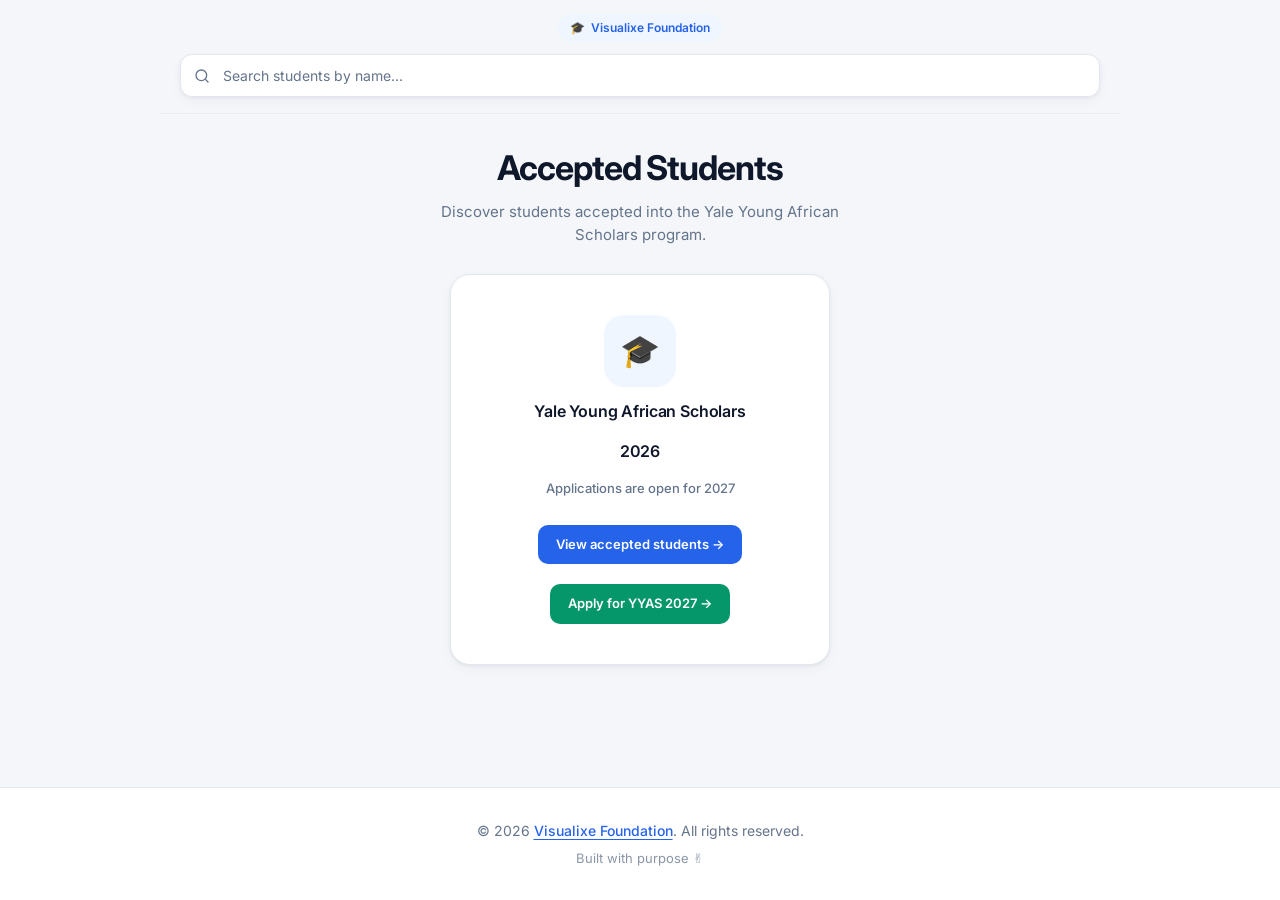
<file: index.html>
<!DOCTYPE html>
<html lang="en">
<head>
  <meta charset="UTF-8">
  <meta name="viewport" content="width=device-width, initial-scale=1.0">
  <title>Accepted Students | Visualixe Foundation</title>
  <meta name="description" content="Discover students accepted into the Yale Young African Scholars (YYAS) 2026 program. Browse Online and Residential cohorts from across Africa.">
  
  <!-- Favicon -->
  <link rel="icon" href="data:image/svg+xml,<svg xmlns='http://www.w3.org/2000/svg' viewBox='0 0 100 100'><text y='.9em' font-size='90'>🎓</text></svg>">

  <!-- Open Graph -->
  <meta property="og:type" content="website">
  <meta property="og:url" content="https://accepted-students.vercel.app/">
  <meta property="og:title" content="Accepted Students | Visualixe Foundation">
  <meta property="og:description" content="Discover students accepted into the Yale Young African Scholars (YYAS) 2026 program. Browse Online and Residential cohorts from across Africa.">
  <meta property="og:site_name" content="Visualixe Foundation">
  
  <!-- Twitter -->
  <meta name="twitter:card" content="summary">
  <meta name="twitter:title" content="Accepted Students | Visualixe Foundation">
  <meta name="twitter:description" content="Discover students accepted into the Yale Young African Scholars (YYAS) 2026 program.">

  <link rel="preconnect" href="https://fonts.googleapis.com">
  <link rel="preconnect" href="https://fonts.gstatic.com" crossorigin>
  <link href="https://fonts.googleapis.com/css2?family=Inter:wght@400;500;600;700&display=swap" rel="stylesheet">
  <style>
    :root {
      --bg: #f4f6f9;
      --surface: #ffffff;
      --text: #0f172a;
      --text-muted: #64748b;
      --primary: #2563eb;
      --primary-soft: #eff6ff;
      --border: #e2e8f0;
      --shadow: 0 1px 3px rgba(15, 23, 42, 0.06), 0 4px 12px rgba(15, 23, 42, 0.04);
      --radius: 16px;
      --header-bg: rgba(244, 246, 249, 0.85);
      --sticky-border: rgba(226, 232, 240, 0.8);
    }
    * { box-sizing: border-box; margin: 0; padding: 0; }
    html { scroll-behavior: smooth; }
    body {
      font-family: 'Inter', system-ui, -apple-system, sans-serif;
      background: var(--bg);
      color: var(--text);
      min-height: 100vh;
      line-height: 1.5;
      display: flex;
      flex-direction: column;
    }
    .page {
      max-width: 960px;
      margin: 0 auto;
      padding: 24px 20px 56px;
      flex: 1;
      width: 100%;
    }
    .sticky-header {
      position: sticky;
      top: 0;
      z-index: 100;
      background: var(--header-bg);
      backdrop-filter: blur(12px);
      -webkit-backdrop-filter: blur(12px);
      border-bottom: 1px solid var(--sticky-border);
      margin: -24px -20px 28px;
      padding: 14px 20px 16px;
    }
    .sticky-inner { max-width: 960px; margin: 0 auto; }
    .header-top {
      display: flex;
      justify-content: center;
      align-items: center;
      margin-bottom: 12px;
    }
    .brand { display: flex; align-items: center; gap: 10px; min-width: 0; }
    .badge {
      display: inline-flex;
      align-items: center;
      gap: 6px;
      background: var(--primary-soft);
      color: var(--primary);
      font-size: 12px;
      font-weight: 600;
      padding: 5px 12px;
      border-radius: 999px;
      white-space: nowrap;
    }
    .search-wrap { position: relative; max-width: 100%; }
    #searchBox {
      width: 100%;
      padding: 12px 16px 12px 42px;
      font-size: 14px;
      font-family: inherit;
      border: 1.5px solid var(--border);
      border-radius: 12px;
      background: var(--surface);
      color: var(--text);
      box-shadow: var(--shadow);
      outline: none;
      transition: border-color 0.15s, box-shadow 0.15s;
    }
    #searchBox::placeholder { color: var(--text-muted); }
    #searchBox:focus {
      border-color: var(--primary);
      box-shadow: 0 0 0 3px rgba(37, 99, 235, 0.15);
    }
    .search-icon {
      position: absolute;
      left: 14px;
      top: 50%;
      transform: translateY(-50%);
      color: var(--text-muted);
      pointer-events: none;
    }
    #results {
      display: none;
      position: absolute;
      left: 0;
      right: 0;
      top: calc(100% + 8px);
      background: var(--surface);
      border: 1px solid var(--border);
      border-radius: 12px;
      box-shadow: var(--shadow);
      overflow: hidden;
      max-height: 320px;
      overflow-y: auto;
      text-align: left;
      z-index: 50;
    }
    .result-item {
      display: flex;
      align-items: center;
      justify-content: space-between;
      gap: 12px;
      padding: 11px 14px;
      border-bottom: 1px solid var(--border);
      font-size: 14px;
      cursor: pointer;
      transition: background 0.1s;
      text-decoration: none;
      color: inherit;
    }
    .result-item:last-child { border-bottom: none; }
    .result-item:hover,
    .result-item.active {
      background: var(--primary-soft);
    }
    .result-item mark {
      background: #fef08a;
      color: inherit;
      border-radius: 2px;
      padding: 0 1px;
    }
    .result-name { font-weight: 500; }
    .result-badge {
      flex-shrink: 0;
      font-size: 11px;
      font-weight: 600;
      padding: 3px 8px;
      border-radius: 6px;
      text-transform: uppercase;
      letter-spacing: 0.03em;
    }
    .result-badge.online {
      background: #ecfdf5;
      color: #059669;
    }
    .result-badge.residential {
      background: #eff6ff;
      color: #2563eb;
    }
    .no-results {
      padding: 18px 16px;
      color: var(--text-muted);
      font-size: 14px;
      text-align: center;
      line-height: 1.5;
    }
    .no-results strong {
      display: block;
      color: var(--text);
      font-weight: 600;
      margin-bottom: 4px;
    }
    .hero {
      text-align: center;
      margin-bottom: 28px;
    }
    .hero h1 {
      font-size: clamp(26px, 5vw, 34px);
      font-weight: 700;
      letter-spacing: -0.03em;
      margin-bottom: 8px;
    }
    .subtitle {
      color: var(--text-muted);
      font-size: 15px;
      max-width: 460px;
      margin: 0 auto;
    }
    .home-categories {
      display: grid;
      grid-template-columns: 1fr;
      max-width: 380px;
      margin: 8px auto 0;
      gap: 20px;
    }
    .cat-btn {
      display: flex;
      flex-direction: column;
      align-items: center;
      justify-content: center;
      gap: 12px;
      padding: 40px 24px;
      background: var(--surface);
      border: 1.5px solid var(--border);
      border-radius: 20px;
      box-shadow: var(--shadow);
      cursor: default;
      text-decoration: none;
      color: var(--text);
      transition: border-color 0.2s, box-shadow 0.2s, transform 0.2s;
      font-family: inherit;
      width: 100%;
    }
    .cat-icon {
      width: 72px;
      height: 72px;
      border-radius: 20px;
      display: flex;
      align-items: center;
      justify-content: center;
      font-size: 32px;
      background: #eff6ff;
    }
    .cat-label {
      font-size: 16px;
      font-weight: 600;
      text-align: center;
      letter-spacing: -0.01em;
    }
    .cat-hint {
      font-size: 16px;
      color: var(--text);
      font-weight: 600;
      margin-top: 4px;
      letter-spacing: -0.01em;
      text-align: center;
    }
    .cat-status {
      font-size: 13px;
      color: var(--text-muted);
      font-weight: 500;
      text-align: center;
      margin-top: 4px;
    }
    .cat-link {
      display: inline-flex;
      align-items: center;
      justify-content: center;
      margin-top: 14px;
      padding: 10px 18px;
      font-size: 13px;
      font-weight: 600;
      font-family: inherit;
      color: #fff;
      background: var(--primary);
      border-radius: 10px;
      text-decoration: none;
      transition: background 0.15s, transform 0.15s;
    }
    .cat-link:hover {
      background: #1d4ed8;
      transform: translateY(-1px);
    }
    .cat-link.apply {
      background: #059669;
      margin-top: 8px;
    }
    .cat-link.apply:hover {
      background: #047857;
    }
    footer {
      background: var(--surface);
      color: var(--text-muted);
      border-top: 1px solid var(--border);
      text-align: center;
      padding: 32px 20px;
      font-size: 14px;
      margin-top: auto;
    }
    footer a {
      color: var(--primary);
      text-decoration: underline;
      text-underline-offset: 3px;
      font-weight: 500;
    }
    footer a:hover { opacity: 0.85; }
    footer .tagline { margin-top: 8px; font-size: 13px; color: var(--text-muted); opacity: 0.75; }
  </style>
</head>
<body>
  <div class="page">
    <div class="sticky-header">
      <div class="sticky-inner">
        <div class="header-top">
          <div class="brand">
            <span class="badge"><span>🎓</span><span>Visualixe Foundation</span></span>
          </div>
        </div>
        <div class="search-wrap">
          <svg class="search-icon" width="16" height="16" viewBox="0 0 24 24" fill="none" stroke="currentColor" stroke-width="2" stroke-linecap="round" stroke-linejoin="round">
            <circle cx="11" cy="11" r="8"></circle>
            <line x1="21" y1="21" x2="16.65" y2="16.65"></line>
          </svg>
          <input type="text" id="searchBox" placeholder="Search students by name..." autocomplete="off" aria-label="Search students" aria-autocomplete="list" aria-controls="results" role="combobox">
          <div id="results" role="listbox"></div>
        </div>
      </div>
    </div>

    <div class="hero">
      <h1>Accepted Students</h1>
      <p class="subtitle">Discover students accepted into the Yale Young African Scholars program.</p>
    </div>

    <div class="home-categories">
      <div class="cat-btn">
        <div class="cat-icon">🎓</div>
        <span class="cat-label">Yale Young African Scholars</span>
        <span class="cat-hint">2026</span>
        <span class="cat-status">Applications are open for 2027</span>
        <a class="cat-link" href="yyas2026.html">View accepted students →</a>
        <a class="cat-link apply" href="https://africanscholars.yale.edu/" target="_blank" rel="noopener">Apply for YYAS 2027 →</a>
      </div>
    </div>
  </div>

  <footer>
    <p>&copy; 2026 <a href="https://visualixe-foundation.vercel.app/" target="_blank" rel="noopener">Visualixe Foundation</a>. All rights reserved.</p>
    <p class="tagline">Built with purpose ✌️</p>
  </footer>

  <script>
    let students = [];
    let activeIndex = -1;

    async function loadStudents() {
      try {
        const res = await fetch('students.json');
        students = await res.json();
      } catch (e) {
        console.error('Failed to load students.json', e);
      }
    }

    function highlight(text, query) {
      if (!query) return text;
      const escaped = query.replace(/[.*+?^${}()|[\]\\]/g, '\\$&');
      const re = new RegExp('(' + escaped + ')', 'gi');
      return text.replace(re, '<mark>$1</mark>');
    }

    function renderResults(query) {
      const resultsDiv = document.getElementById('results');
      resultsDiv.innerHTML = '';
      activeIndex = -1;

      if (query.length < 1) {
        resultsDiv.style.display = 'none';
        return;
      }

      const q = query.toLowerCase().trim();
      const matches = students.filter(s => {
        const name = s.name.toLowerCase();
        return name.includes(q) || name.split(' ').some(part => part.startsWith(q));
      }).slice(0, 12);

      resultsDiv.style.display = 'block';

      if (!matches.length) {
        resultsDiv.innerHTML = '<div class="no-results"><strong>No students found</strong>Try a different spelling or first name only</div>';
        return;
      }

      matches.forEach((s, i) => {
        const a = document.createElement('a');
        a.className = 'result-item';
        a.href = 'yyas2026.html#' + s.id;
        a.setAttribute('role', 'option');
        a.dataset.index = i;
        a.innerHTML = '<span class="result-name">' + highlight(s.name, query) + '</span><span class="result-badge ' + s.type + '">' + s.type + '</span>';
        resultsDiv.appendChild(a);
      });
    }

    function updateActive() {
      const items = document.querySelectorAll('.result-item');
      items.forEach((el, i) => {
        el.classList.toggle('active', i === activeIndex);
      });
      if (activeIndex >= 0 && items[activeIndex]) {
        items[activeIndex].scrollIntoView({ block: 'nearest' });
      }
    }

    document.getElementById('searchBox').addEventListener('input', function () {
      renderResults(this.value);
    });

    document.getElementById('searchBox').addEventListener('keydown', function (e) {
      const items = document.querySelectorAll('.result-item');
      if (!items.length) return;

      if (e.key === 'ArrowDown') {
        e.preventDefault();
        activeIndex = Math.min(activeIndex + 1, items.length - 1);
        updateActive();
      } else if (e.key === 'ArrowUp') {
        e.preventDefault();
        activeIndex = Math.max(activeIndex - 1, 0);
        updateActive();
      } else if (e.key === 'Enter') {
        e.preventDefault();
        if (activeIndex >= 0 && items[activeIndex]) {
          items[activeIndex].click();
        } else if (items[0]) {
          items[0].click();
        }
      } else if (e.key === 'Escape') {
        document.getElementById('results').style.display = 'none';
        activeIndex = -1;
      }
    });

    document.addEventListener('click', e => {
      if (!e.target.closest('.search-wrap')) {
        document.getElementById('results').style.display = 'none';
        activeIndex = -1;
      }
    });

    loadStudents();
  </script>
</body>
</html>
</file>
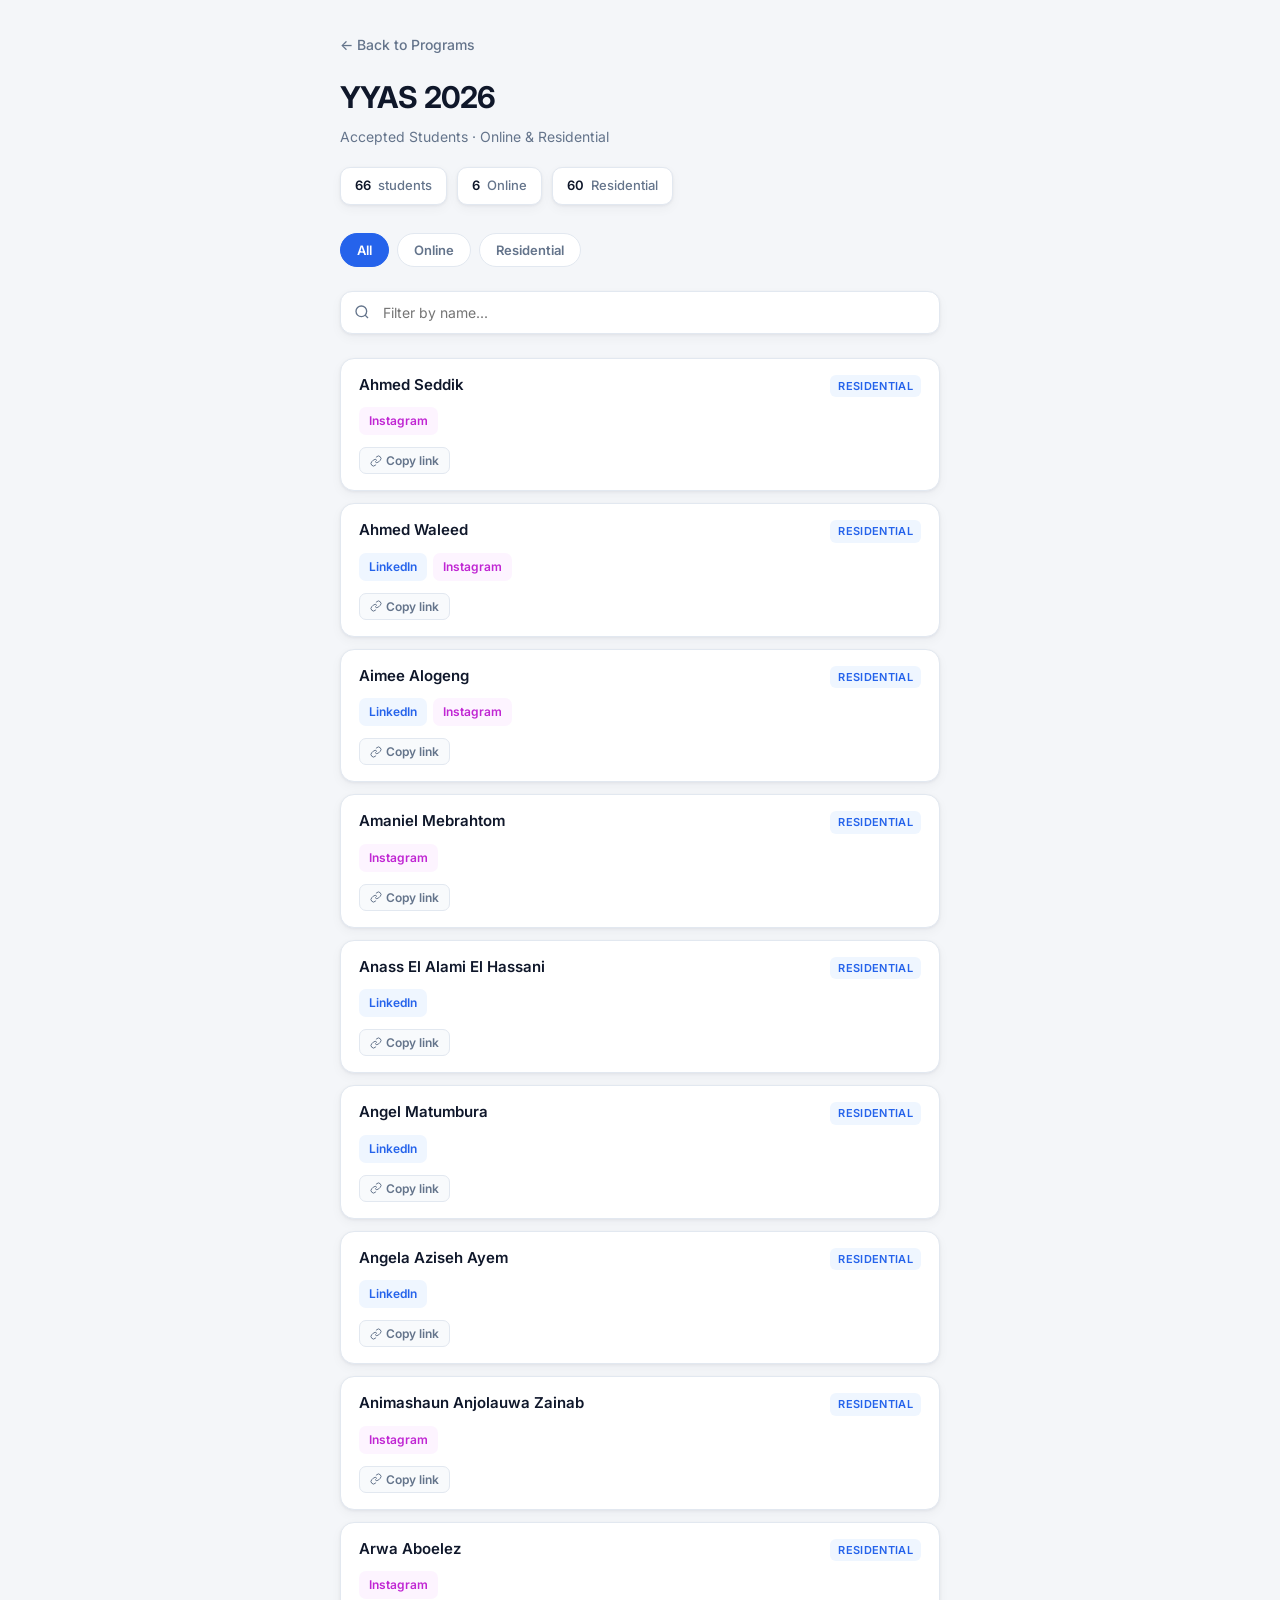
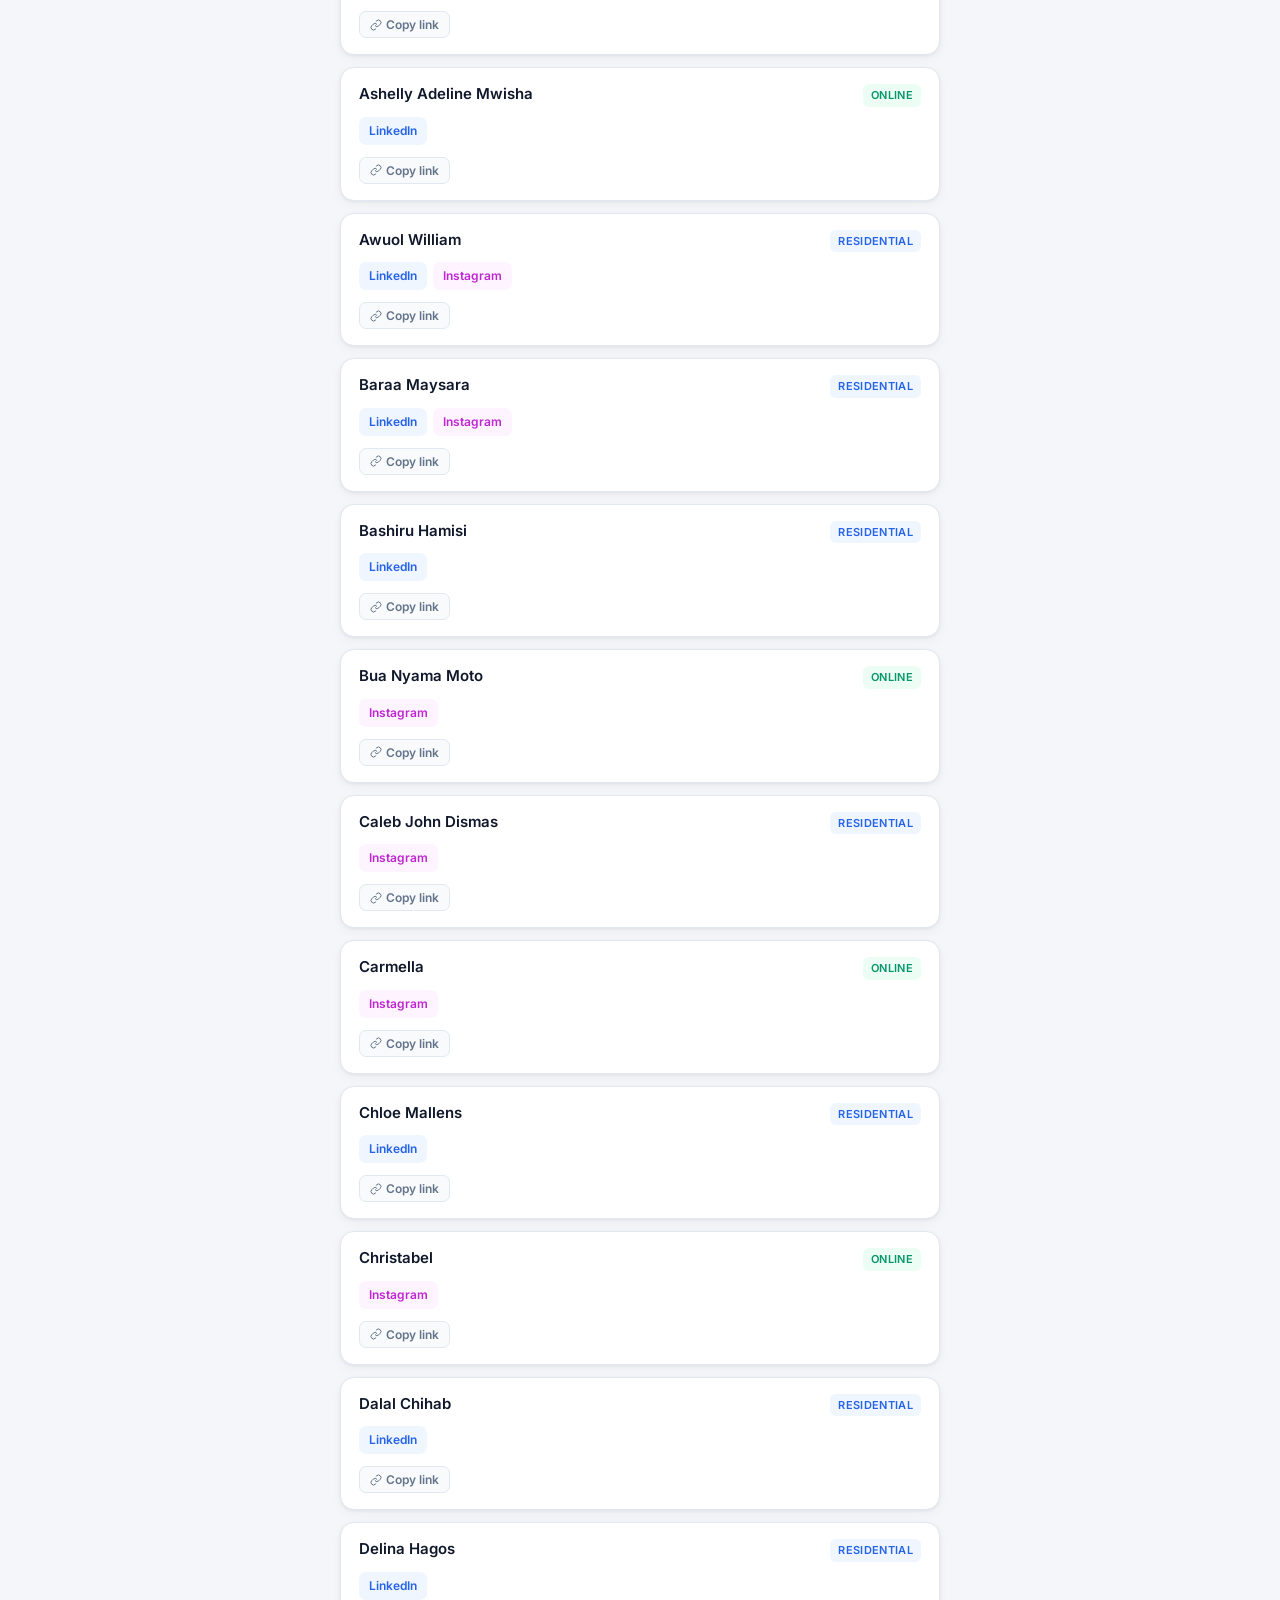
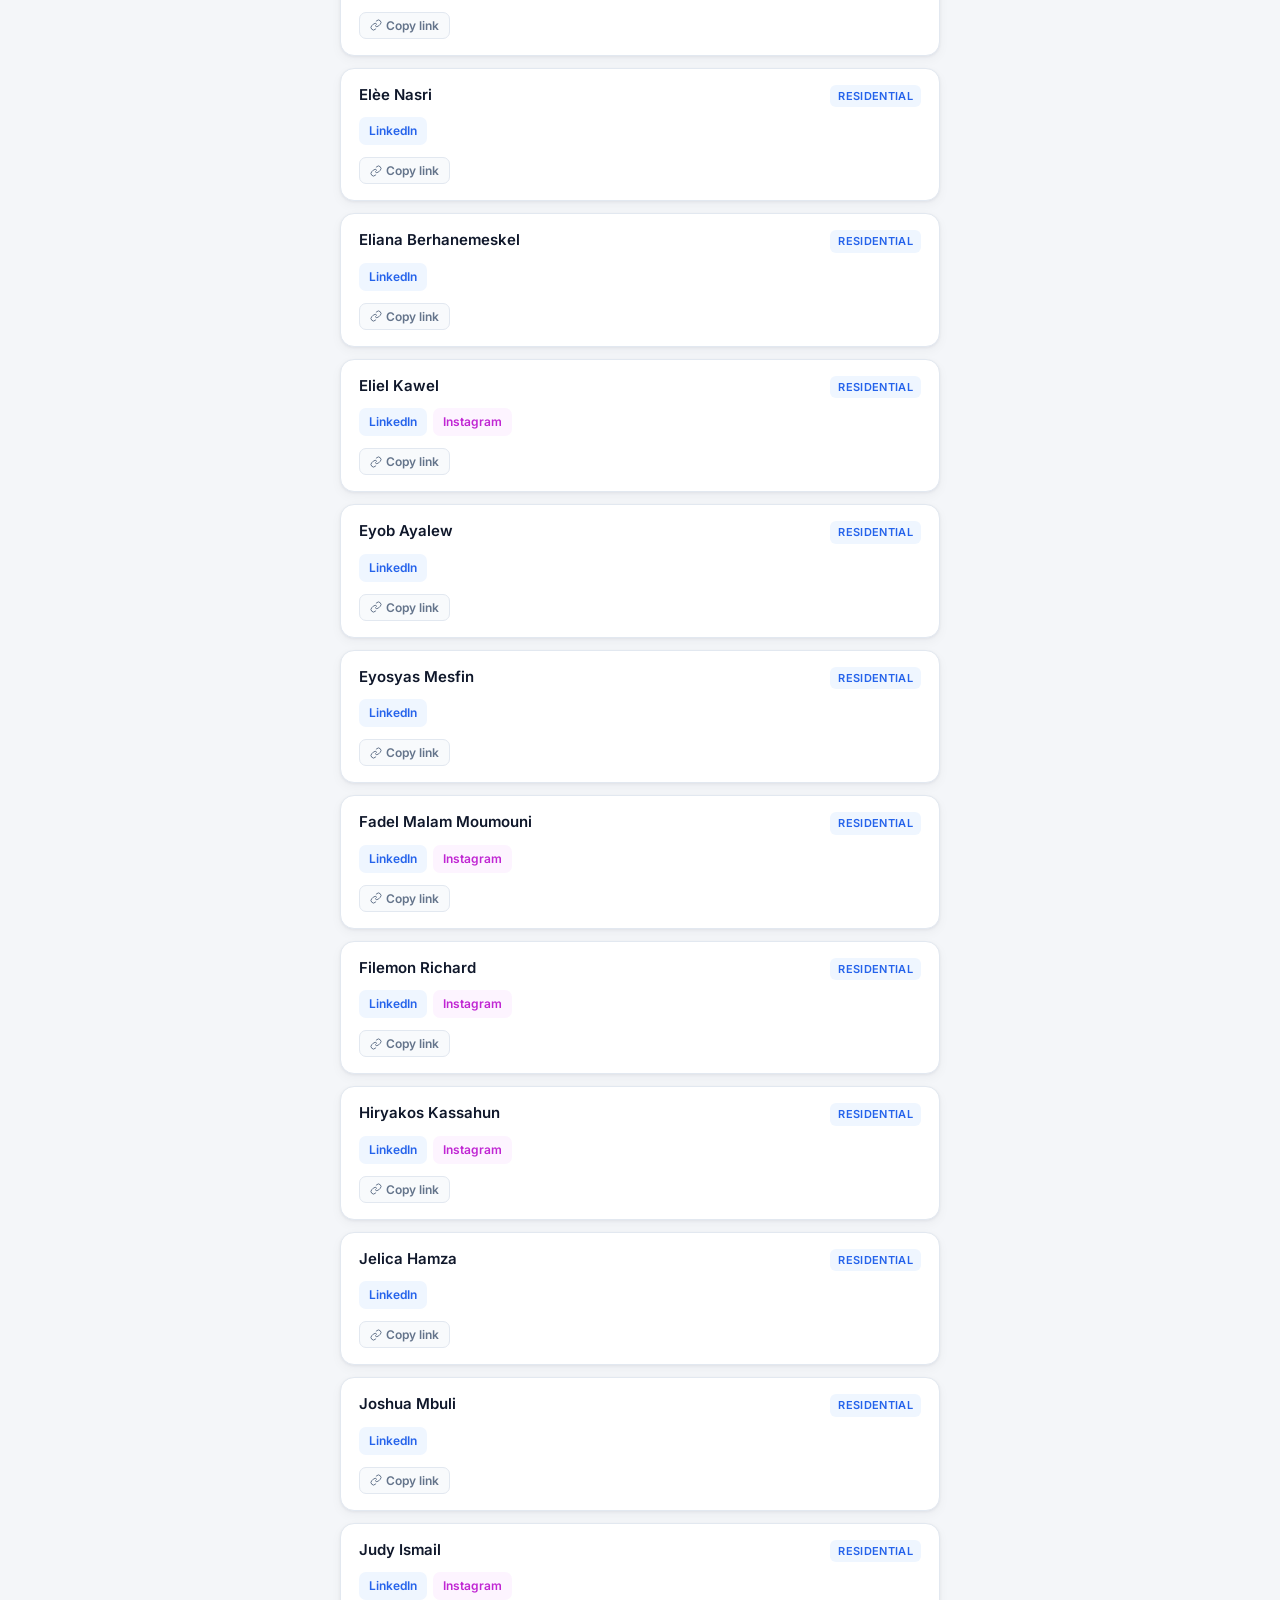
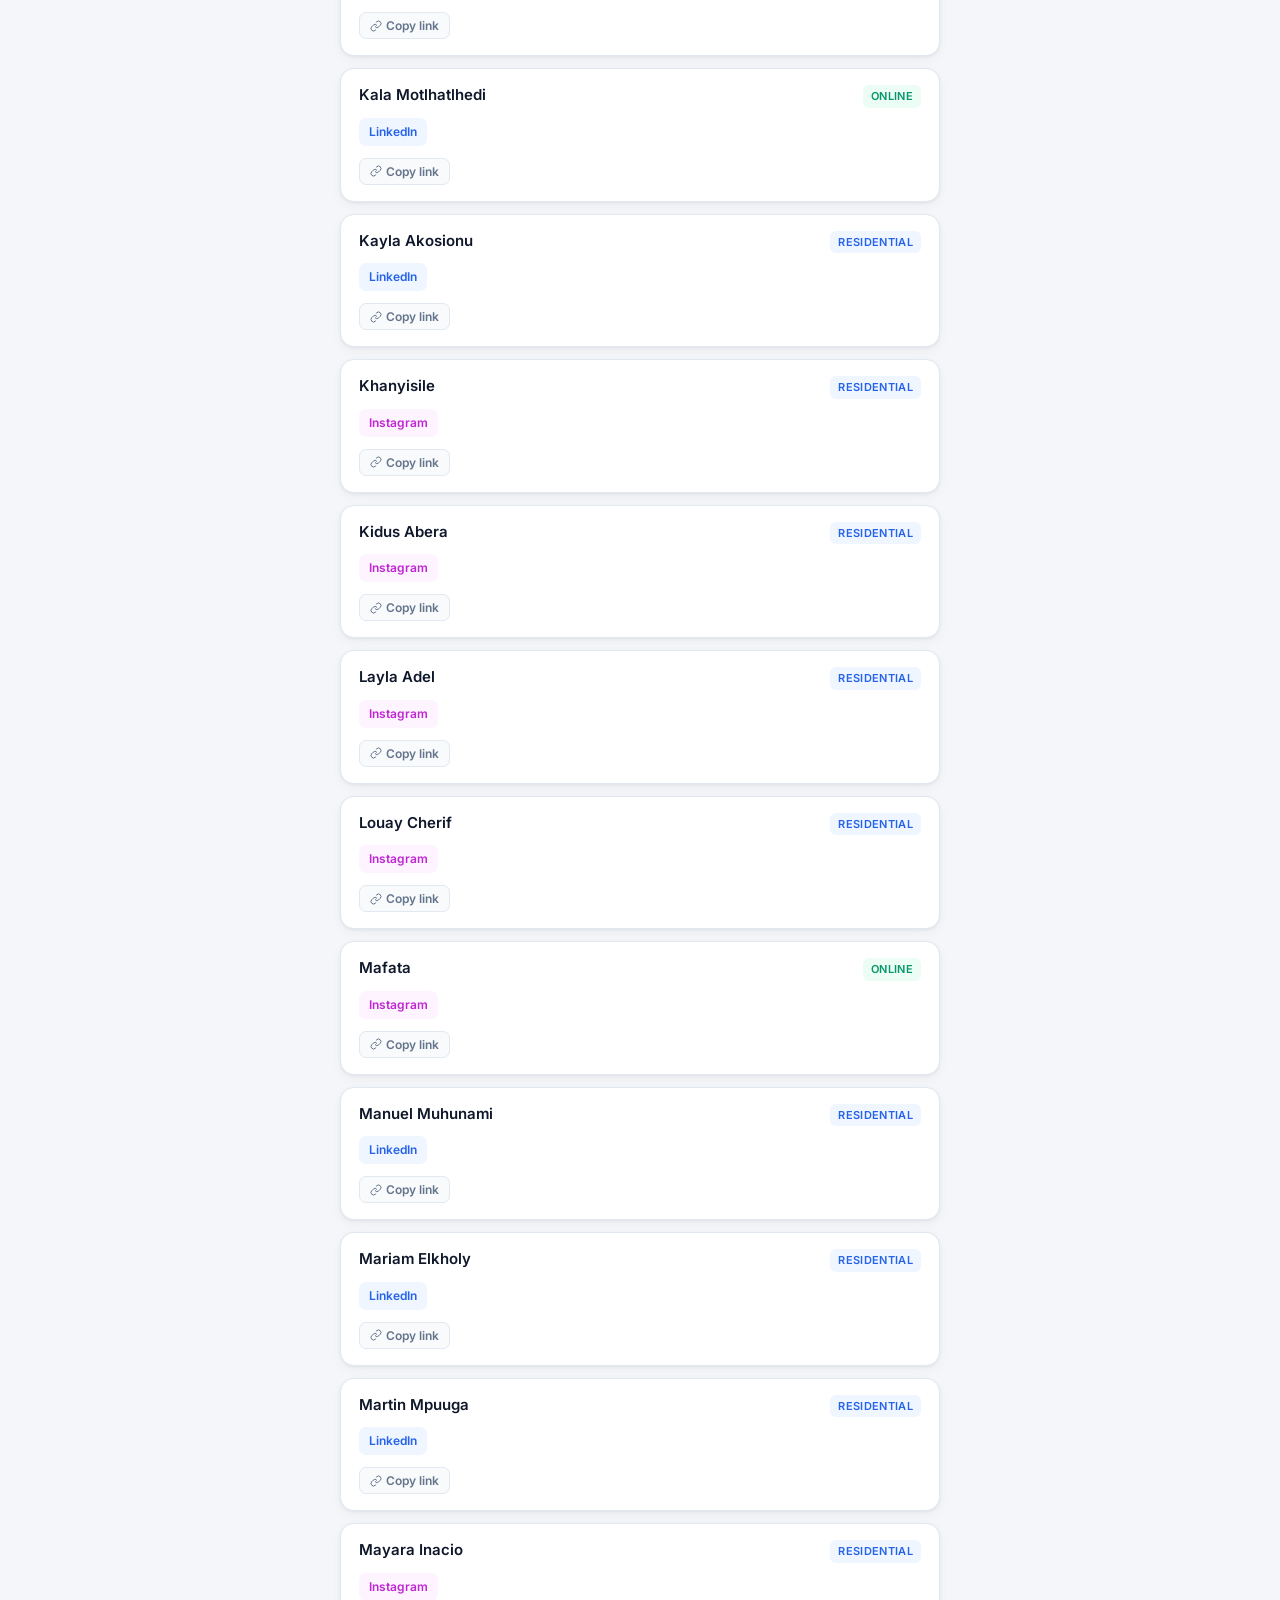
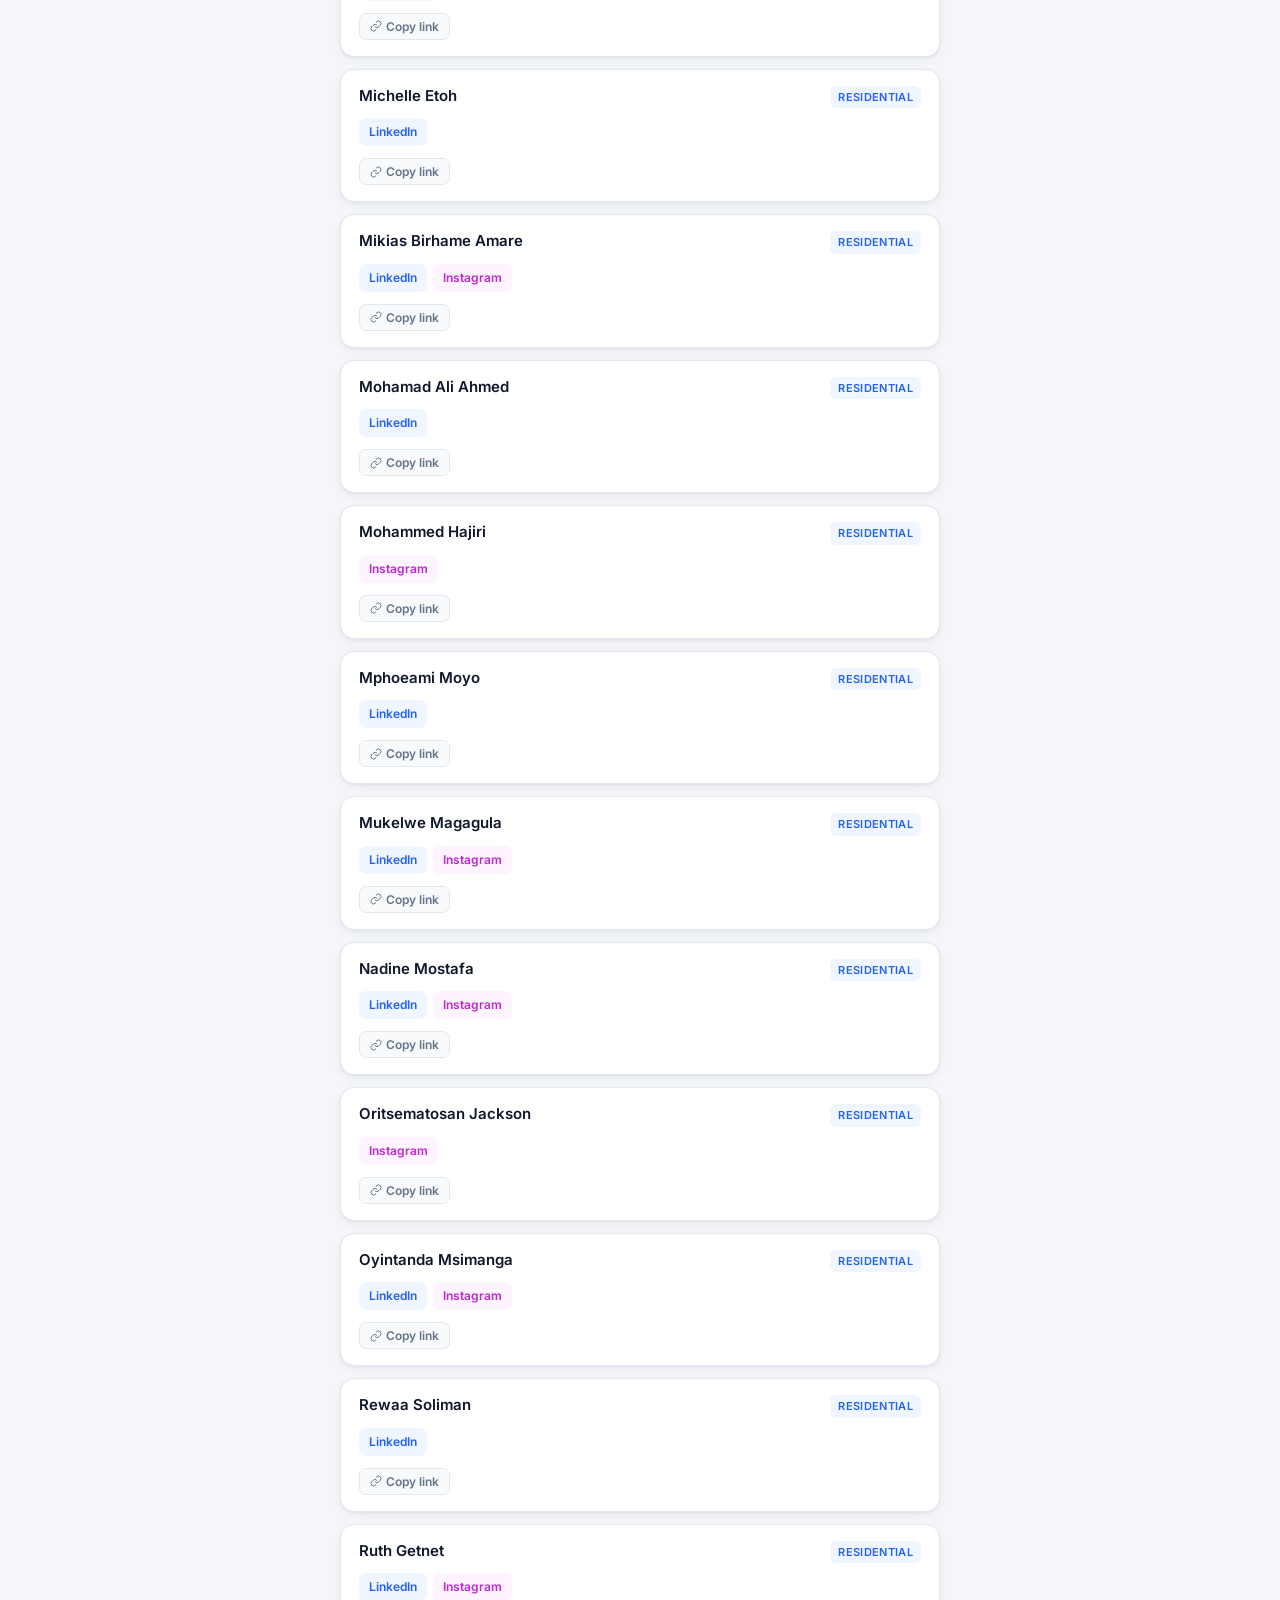
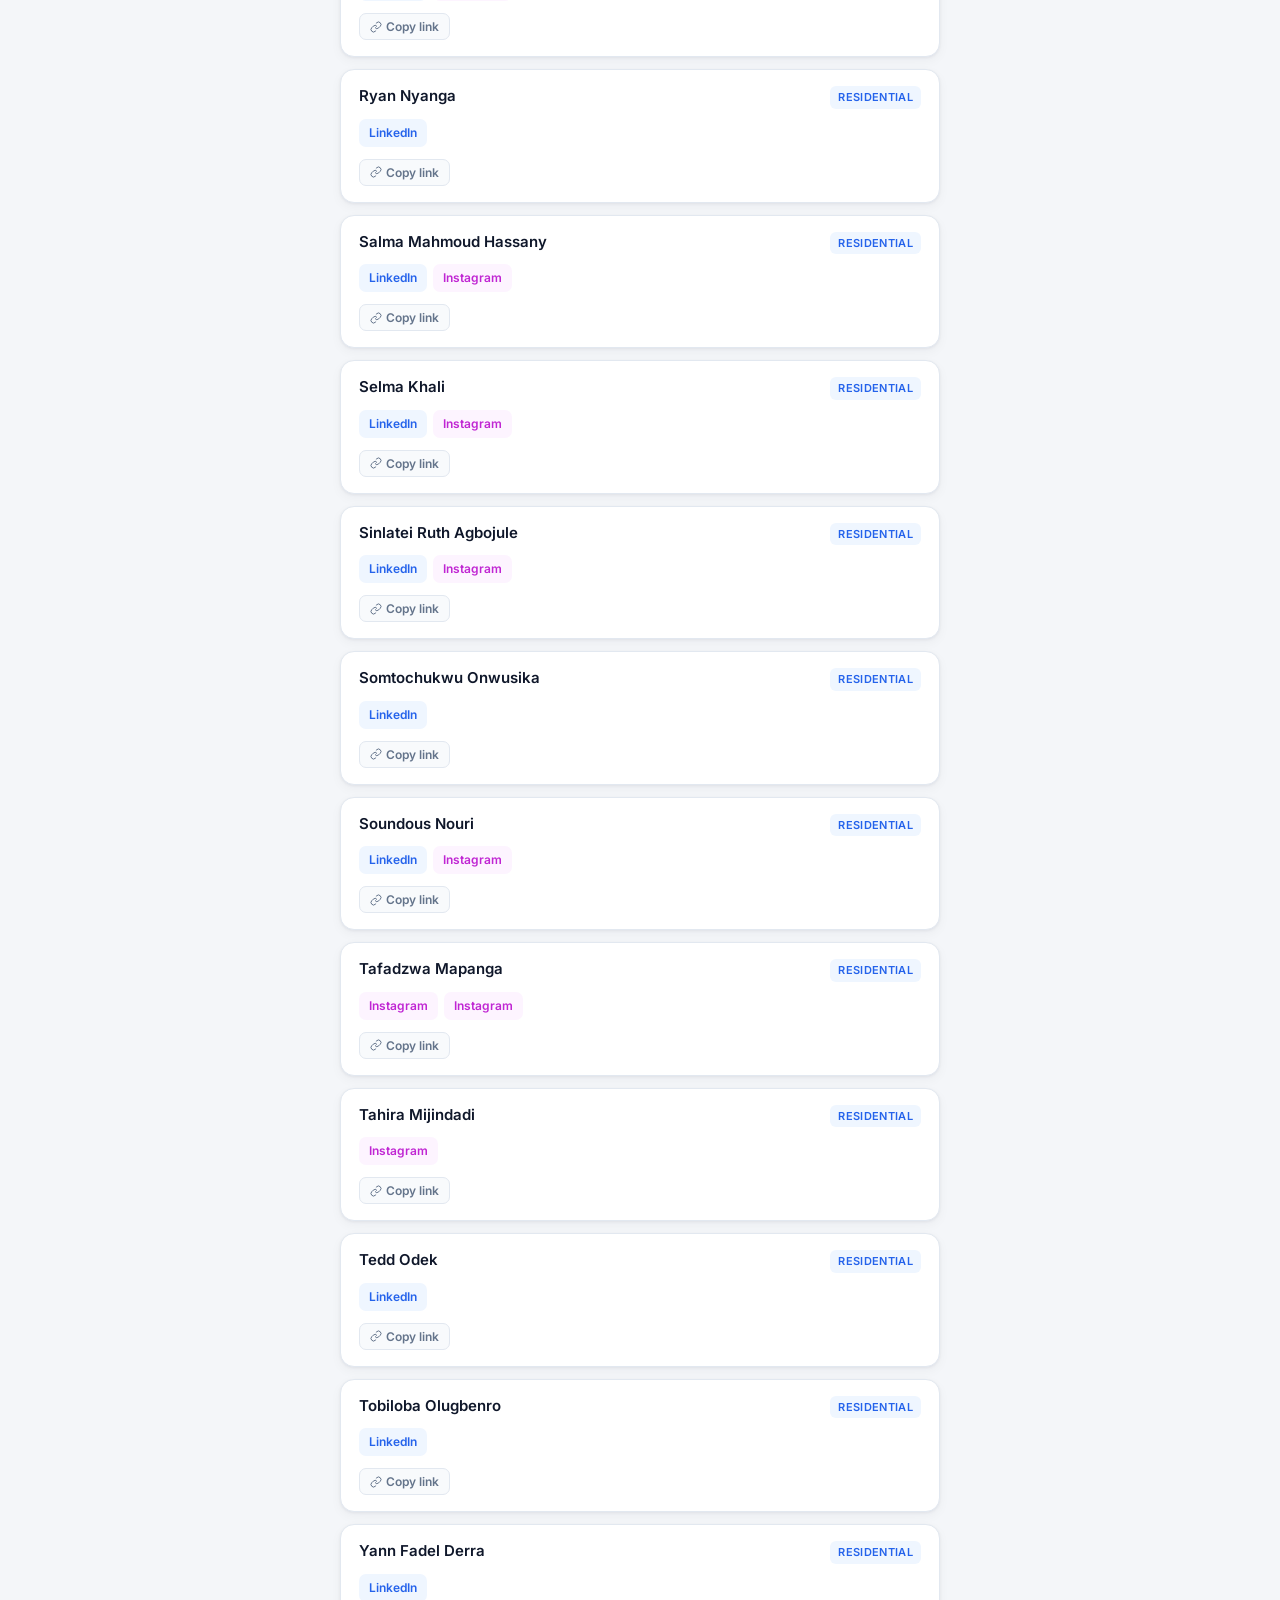
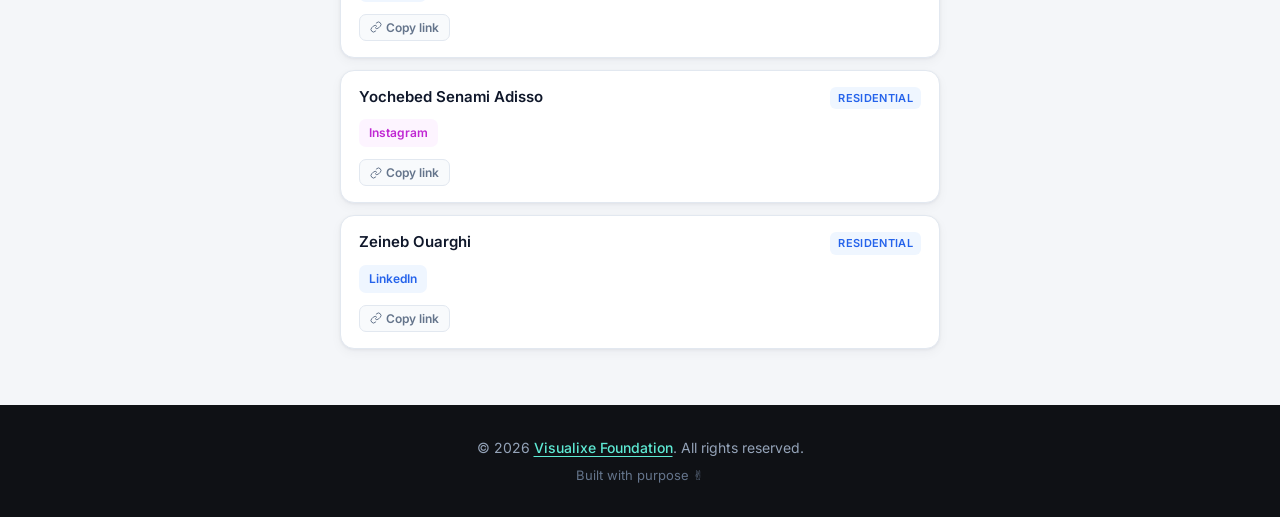
<file: yyas2026.html>
<!DOCTYPE html>
<html lang="en">
<head>
  <meta charset="UTF-8">
  <meta name="viewport" content="width=device-width, initial-scale=1.0">
  <title>YYAS 2026 Accepted Students | Visualixe Foundation</title>
  <meta name="description" content="Full list of students accepted into Yale Young African Scholars 2026 — Online (6) and Residential (60) cohorts.">

  <!-- Favicon -->
  <link rel="icon" href="data:image/svg+xml,<svg xmlns='http://www.w3.org/2000/svg' viewBox='0 0 100 100'><text y='.9em' font-size='90'>🎓</text></svg>">

  <!-- Open Graph -->
  <meta property="og:type" content="website">
  <meta property="og:url" content="https://accepted-students.vercel.app/yyas2026.html">
  <meta property="og:title" content="YYAS 2026 Accepted Students">
  <meta property="og:description" content="66 students accepted into Yale Young African Scholars 2026. Browse Online and Residential cohorts.">
  <meta property="og:site_name" content="Visualixe Foundation">

  <!-- Twitter -->
  <meta name="twitter:card" content="summary">
  <meta name="twitter:title" content="YYAS 2026 Accepted Students">
  <meta name="twitter:description" content="66 students accepted into Yale Young African Scholars 2026.">

  <link href="https://fonts.googleapis.com/css2?family=Inter:wght@400;500;600;700&display=swap" rel="stylesheet">
  <style>
    :root {
      --bg: #f4f6f9;
      --surface: #fff;
      --text: #0f172a;
      --muted: #64748b;
      --primary: #2563eb;
      --primary-soft: #eff6ff;
      --border: #e2e8f0;
      --shadow: 0 1px 3px rgba(15,23,42,.06), 0 4px 12px rgba(15,23,42,.04);
      --radius: 14px;
    }
    * { box-sizing: border-box; margin: 0; padding: 0; }
    body {
      font-family: Inter, system-ui, sans-serif;
      background: var(--bg);
      color: var(--text);
      min-height: 100vh;
      line-height: 1.5;
      display: flex;
      flex-direction: column;
    }
    .page {
      max-width: 640px;
      margin: 0 auto;
      padding: 32px 20px 56px;
      flex: 1;
      width: 100%;
    }
    .back {
      display: inline-flex;
      color: var(--muted);
      text-decoration: none;
      font-size: 14px;
      font-weight: 500;
      margin-bottom: 20px;
    }
    .back:hover { color: var(--primary); }
    h1 {
      font-size: clamp(24px, 4vw, 30px);
      font-weight: 700;
      letter-spacing: -0.03em;
      margin-bottom: 6px;
    }
    .meta {
      color: var(--muted);
      font-size: 14px;
      margin-bottom: 20px;
    }
    .stats {
      display: flex;
      flex-wrap: wrap;
      gap: 10px;
      margin-bottom: 28px;
    }
    .stat {
      background: var(--surface);
      border: 1px solid var(--border);
      border-radius: 10px;
      padding: 8px 14px;
      font-size: 13px;
      font-weight: 600;
      color: var(--text);
      box-shadow: var(--shadow);
    }
    .stat span { color: var(--muted); font-weight: 500; margin-left: 4px; }

    .filters {
      display: flex;
      gap: 8px;
      margin-bottom: 24px;
      flex-wrap: wrap;
    }
    .filter-btn {
      font-family: inherit;
      font-size: 13px;
      font-weight: 600;
      padding: 8px 16px;
      border-radius: 999px;
      border: 1.5px solid var(--border);
      background: var(--surface);
      color: var(--muted);
      cursor: pointer;
      transition: all 0.15s;
    }
    .filter-btn:hover { border-color: var(--primary); color: var(--primary); }
    .filter-btn.active {
      background: var(--primary);
      border-color: var(--primary);
      color: #fff;
    }

    .list-search {
      position: relative;
      margin-bottom: 24px;
    }
    .list-search input {
      width: 100%;
      padding: 12px 16px 12px 42px;
      font-size: 14px;
      font-family: inherit;
      border: 1.5px solid var(--border);
      border-radius: 12px;
      background: var(--surface);
      color: var(--text);
      box-shadow: var(--shadow);
      outline: none;
    }
    .list-search input:focus {
      border-color: var(--primary);
      box-shadow: 0 0 0 3px rgba(37,99,235,0.15);
    }
    .list-search svg {
      position: absolute;
      left: 14px;
      top: 50%;
      transform: translateY(-50%);
      color: var(--muted);
      pointer-events: none;
    }

    .cards {
      display: flex;
      flex-direction: column;
      gap: 12px;
    }

    .card {
      background: var(--surface);
      border: 1px solid var(--border);
      border-radius: var(--radius);
      box-shadow: var(--shadow);
      padding: 16px 18px;
      display: flex;
      flex-direction: column;
      gap: 10px;
      transition: border-color 0.15s, box-shadow 0.15s;
      scroll-margin-top: 20px;
    }
    @media (max-width: 480px) {
      .card {
        padding: 12px 14px;
        gap: 8px;
      }
      .cards { gap: 10px; }
      .page { padding: 24px 16px 48px; }
    }
    .card:hover {
      border-color: #bfdbfe;
      box-shadow: 0 4px 16px rgba(37,99,235,0.08);
    }
    .card-top {
      display: flex;
      align-items: flex-start;
      justify-content: space-between;
      gap: 10px;
    }
    .card-name {
      font-weight: 600;
      font-size: 15px;
      line-height: 1.35;
    }
    .card-name mark {
      background: #fef08a;
      border-radius: 2px;
      padding: 0 1px;
    }
    .type-badge {
      flex-shrink: 0;
      font-size: 11px;
      font-weight: 600;
      padding: 3px 8px;
      border-radius: 6px;
      text-transform: uppercase;
      letter-spacing: 0.03em;
    }
    .type-badge.online {
      background: #ecfdf5;
      color: #059669;
    }
    .type-badge.residential {
      background: #eff6ff;
      color: #2563eb;
    }
    .card-socials {
      display: flex;
      flex-wrap: wrap;
      gap: 6px;
      min-height: 28px;
      align-items: center;
    }
    .social-link {
      font-size: 12px;
      font-weight: 600;
      text-decoration: none;
      padding: 5px 10px;
      border-radius: 7px;
      transition: background 0.15s;
    }
    .social-link.linkedin {
      color: var(--primary);
      background: var(--primary-soft);
    }
    .social-link.linkedin:hover { background: #dbeafe; }
    .social-link.instagram {
      color: #c026d3;
      background: #fdf4ff;
    }
    .social-link.instagram:hover { background: #fae8ff; }
    .no-profile {
      font-size: 12px;
      color: var(--muted);
      font-style: italic;
    }
    .card-actions {
      display: flex;
      gap: 8px;
      margin-top: 2px;
    }
    .action-btn {
      font-family: inherit;
      font-size: 12px;
      font-weight: 600;
      padding: 5px 10px;
      border-radius: 7px;
      border: 1px solid var(--border);
      background: #f8fafc;
      color: var(--muted);
      cursor: pointer;
      transition: all 0.15s;
      display: inline-flex;
      align-items: center;
      gap: 4px;
    }
    .action-btn:hover {
      border-color: var(--primary);
      color: var(--primary);
      background: var(--primary-soft);
    }
    .action-btn.copied {
      border-color: #059669;
      color: #059669;
      background: #ecfdf5;
    }

    .empty-state, .loading-state {
      text-align: center;
      padding: 48px 20px;
      color: var(--muted);
    }
    .empty-state strong, .loading-state strong {
      display: block;
      color: var(--text);
      font-weight: 600;
      font-size: 15px;
      margin-bottom: 6px;
    }
    .loading-state .spinner {
      width: 28px;
      height: 28px;
      border: 3px solid var(--border);
      border-top-color: var(--primary);
      border-radius: 50%;
      margin: 0 auto 14px;
      animation: spin 0.7s linear infinite;
    }
    @keyframes spin {
      to { transform: rotate(360deg); }
    }

    footer {
      background: #0f1115;
      color: #94a3b8;
      text-align: center;
      padding: 32px 20px;
      font-size: 14px;
      margin-top: auto;
    }
    footer a {
      color: #5eead4;
      text-decoration: underline;
      text-underline-offset: 3px;
      font-weight: 500;
    }
    footer a:hover { color: #99f6e4; }
    footer .tagline { margin-top: 8px; font-size: 13px; color: #64748b; }
  </style>
</head>
<body>
  <div class="page">
    <a class="back" href="index.html">← Back to Programs</a>
    <h1>YYAS 2026</h1>
    <p class="meta">Accepted Students · Online & Residential</p>

    <div class="stats" id="stats">
      <div class="stat">66 <span>students</span></div>
      <div class="stat">6 <span>Online</span></div>
      <div class="stat">60 <span>Residential</span></div>
    </div>

    <div class="filters">
      <button class="filter-btn active" data-filter="all">All</button>
      <button class="filter-btn" data-filter="online">Online</button>
      <button class="filter-btn" data-filter="residential">Residential</button>
    </div>

    <div class="list-search">
      <svg width="16" height="16" viewBox="0 0 24 24" fill="none" stroke="currentColor" stroke-width="2">
        <circle cx="11" cy="11" r="8"></circle>
        <line x1="21" y1="21" x2="16.65" y2="16.65"></line>
      </svg>
      <input type="text" id="listSearch" placeholder="Filter by name..." autocomplete="off">
    </div>

    <div class="cards" id="cards">
      <div class="loading-state">
        <div class="spinner"></div>
        <strong>Loading students…</strong>
        Please wait a moment
      </div>
    </div>
  </div>

  <footer>
    <p>&copy; 2026 <a href="https://visualixe-foundation.vercel.app/" target="_blank" rel="noopener">Visualixe Foundation</a>. All rights reserved.</p>
    <p class="tagline">Built with purpose ✌️</p>
  </footer>

  <script>
    let students = [];
    let currentFilter = 'all';
    let searchQuery = '';

    async function load() {
      try {
        const res = await fetch('students.json');
        students = await res.json();
        // Sort A-Z by name once on load
        students.sort((a, b) => a.name.localeCompare(b.name, undefined, { sensitivity: 'base' }));
        render();
        if (location.hash) {
          const el = document.querySelector(location.hash);
          if (el) setTimeout(() => el.scrollIntoView({ behavior: 'smooth', block: 'center' }), 100);
        }
      } catch (e) {
        document.getElementById('cards').innerHTML =
          '<div class="empty-state"><strong>Couldn’t load students</strong>Please refresh the page and try again.</div>';
      }
    }

    function highlight(text, query) {
      if (!query) return text;
      const escaped = query.replace(/[.*+?^${}()|[\]\\]/g, '\\$&');
      const re = new RegExp('(' + escaped + ')', 'gi');
      return text.replace(re, '<mark>$1</mark>');
    }

    function render() {
      const container = document.getElementById('cards');
      let list = students.slice(); // already sorted A-Z

      if (currentFilter !== 'all') {
        list = list.filter(s => s.type === currentFilter);
      }
      if (searchQuery) {
        const q = searchQuery.toLowerCase();
        list = list.filter(s => {
          const name = s.name.toLowerCase();
          return name.includes(q) || name.split(' ').some(p => p.startsWith(q));
        });
      }

      if (!list.length) {
        container.innerHTML = '<div class="empty-state"><strong>No students found</strong>Try a different name or clear the filters.</div>';
        return;
      }

      container.innerHTML = list.map(s => {
        const socialsHtml = s.socials && s.socials.length
          ? s.socials.map(soc => {
              const label = soc.type === 'linkedin' ? 'LinkedIn' : 'Instagram';
              return '<a class="social-link ' + soc.type + '" href="' + soc.url + '" target="_blank" rel="noopener">' + label + '</a>';
            }).join('')
          : '<span class="no-profile">No public profile yet</span>';

        return '<div class="card" id="' + s.id + '">' +
          '<div class="card-top">' +
            '<div class="card-name">' + highlight(s.name, searchQuery) + '</div>' +
            '<span class="type-badge ' + s.type + '">' + s.type + '</span>' +
          '</div>' +
          '<div class="card-socials">' + socialsHtml + '</div>' +
          '<div class="card-actions">' +
            '<button class="action-btn" onclick="copyLink(\'' + s.id + '\', this)" title="Copy link to this student">' +
              '<svg width="12" height="12" viewBox="0 0 24 24" fill="none" stroke="currentColor" stroke-width="2"><path d="M10 13a5 5 0 0 0 7.54.54l3-3a5 5 0 0 0-7.07-7.07l-1.72 1.71"/><path d="M14 11a5 5 0 0 0-7.54-.54l-3 3a5 5 0 0 0 7.07 7.07l1.71-1.71"/></svg>' +
              ' Copy link' +
            '</button>' +
          '</div>' +
        '</div>';
      }).join('');
    }

    function copyLink(id, btn) {
      const url = location.origin + location.pathname + '#' + id;
      navigator.clipboard.writeText(url).then(() => {
        btn.classList.add('copied');
        btn.innerHTML = '✓ Copied';
        // Stays green permanently
      });
    }

    document.querySelectorAll('.filter-btn').forEach(btn => {
      btn.addEventListener('click', () => {
        document.querySelectorAll('.filter-btn').forEach(b => b.classList.remove('active'));
        btn.classList.add('active');
        currentFilter = btn.dataset.filter;
        render();
      });
    });

    document.getElementById('listSearch').addEventListener('input', function () {
      searchQuery = this.value.trim();
      render();
    });

    load();
  </script>
</body>
</html>
</file>
